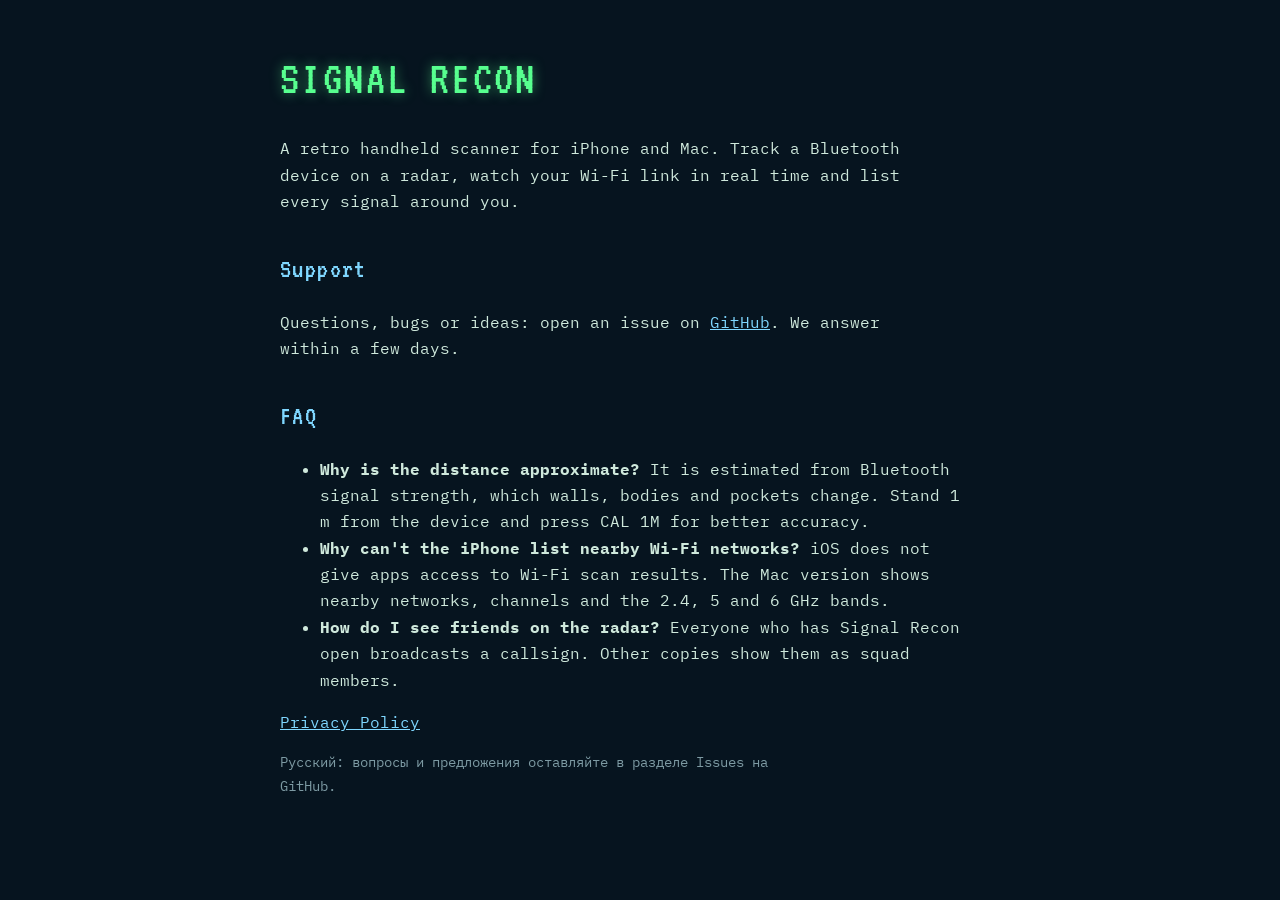
<file: index.html>
<!doctype html><html lang="en"><head><meta charset="utf-8"><meta name="viewport" content="width=device-width,initial-scale=1">
<title>Signal Recon</title><link rel="stylesheet" href="https://fonts.googleapis.com/css2?family=VT323&family=IBM+Plex+Mono:wght@400;600&display=swap"><link rel="stylesheet" href="style.css"></head>
<body><main>
<h1>SIGNAL RECON</h1>
<p>A retro handheld scanner for iPhone and Mac. Track a Bluetooth device on a radar, watch your Wi-Fi link in real time and list every signal around you.</p>
<h2>Support</h2>
<p>Questions, bugs or ideas: open an issue on <a href="https://github.com/dan0nchik/signal-recon-site/issues">GitHub</a>. We answer within a few days.</p>
<h2>FAQ</h2>
<ul>
<li><b>Why is the distance approximate?</b> It is estimated from Bluetooth signal strength, which walls, bodies and pockets change. Stand 1 m from the device and press CAL 1M for better accuracy.</li>
<li><b>Why can't the iPhone list nearby Wi-Fi networks?</b> iOS does not give apps access to Wi-Fi scan results. The Mac version shows nearby networks, channels and the 2.4, 5 and 6 GHz bands.</li>
<li><b>How do I see friends on the radar?</b> Everyone who has Signal Recon open broadcasts a callsign. Other copies show them as squad members.</li>
</ul>
<p><a href="privacy.html">Privacy Policy</a></p>
<p class="muted">Русский: вопросы и предложения оставляйте в разделе Issues на GitHub.</p>
</main></body></html>
</file>
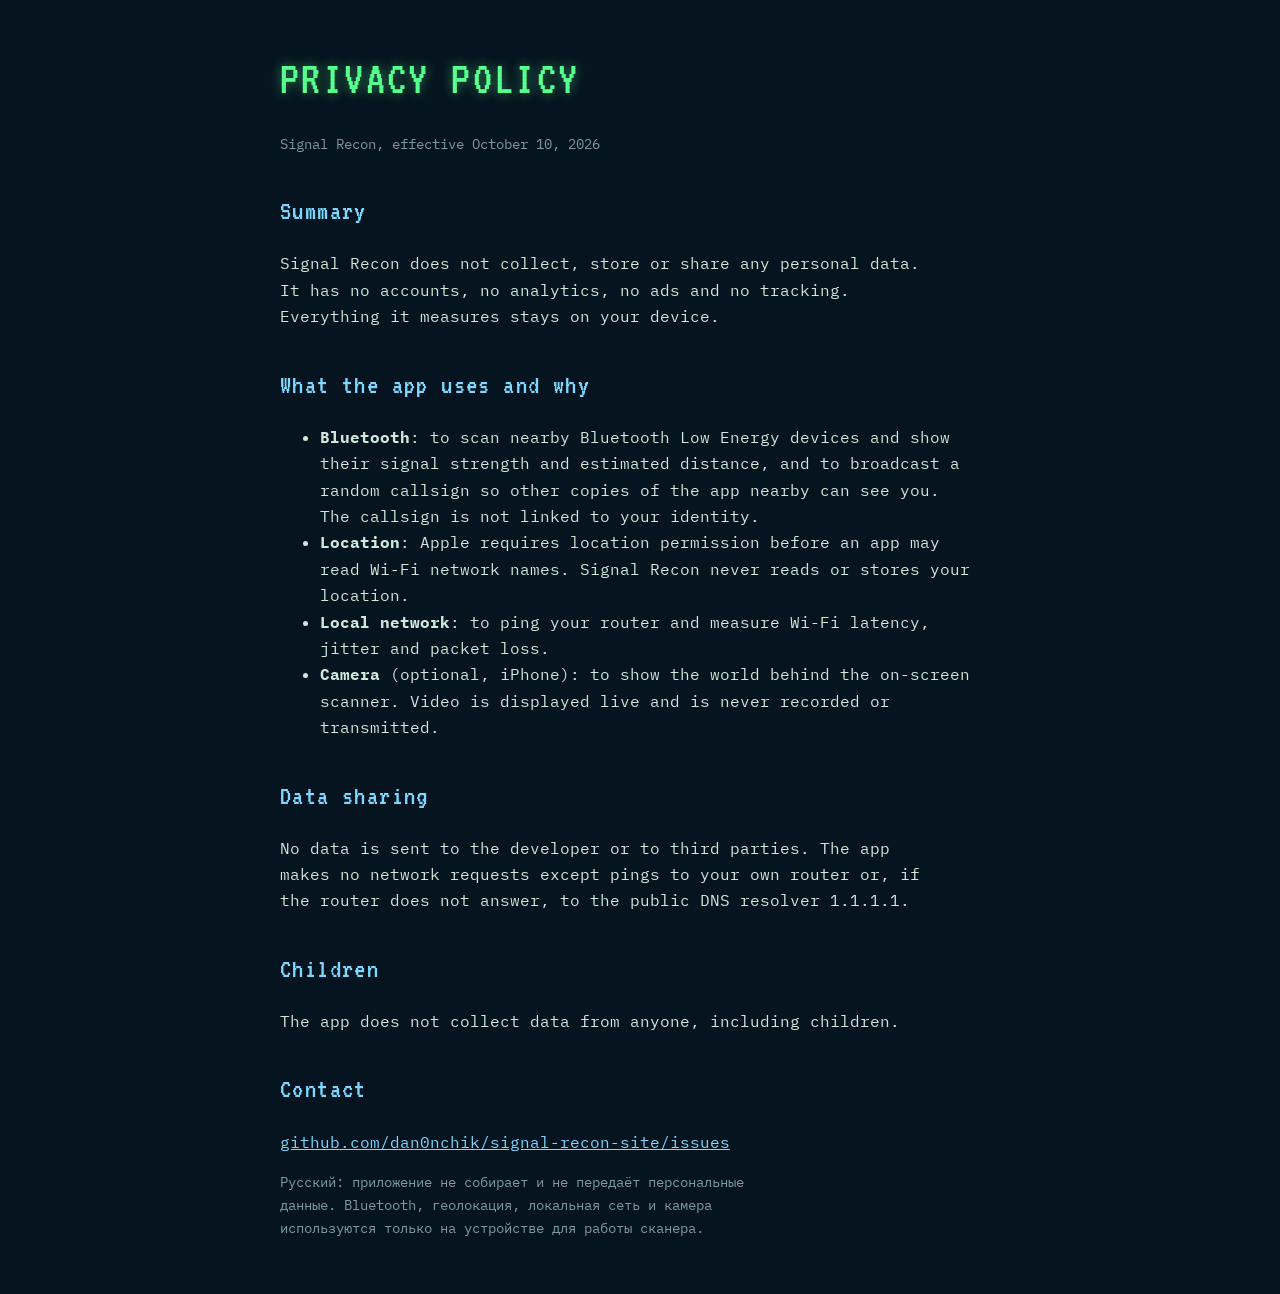
<file: privacy.html>
<!doctype html><html lang="en"><head><meta charset="utf-8"><meta name="viewport" content="width=device-width,initial-scale=1">
<title>Signal Recon Privacy</title><link rel="stylesheet" href="https://fonts.googleapis.com/css2?family=VT323&family=IBM+Plex+Mono:wght@400;600&display=swap"><link rel="stylesheet" href="style.css"></head>
<body><main>
<h1>PRIVACY POLICY</h1>
<p class="muted">Signal Recon, effective October 10, 2026</p>
<h2>Summary</h2>
<p>Signal Recon does not collect, store or share any personal data. It has no accounts, no analytics, no ads and no tracking. Everything it measures stays on your device.</p>
<h2>What the app uses and why</h2>
<ul>
<li><b>Bluetooth</b>: to scan nearby Bluetooth Low Energy devices and show their signal strength and estimated distance, and to broadcast a random callsign so other copies of the app nearby can see you. The callsign is not linked to your identity.</li>
<li><b>Location</b>: Apple requires location permission before an app may read Wi-Fi network names. Signal Recon never reads or stores your location.</li>
<li><b>Local network</b>: to ping your router and measure Wi-Fi latency, jitter and packet loss.</li>
<li><b>Camera</b> (optional, iPhone): to show the world behind the on-screen scanner. Video is displayed live and is never recorded or transmitted.</li>
</ul>
<h2>Data sharing</h2>
<p>No data is sent to the developer or to third parties. The app makes no network requests except pings to your own router or, if the router does not answer, to the public DNS resolver 1.1.1.1.</p>
<h2>Children</h2>
<p>The app does not collect data from anyone, including children.</p>
<h2>Contact</h2>
<p><a href="https://github.com/dan0nchik/signal-recon-site/issues">github.com/dan0nchik/signal-recon-site/issues</a></p>
<p class="muted">Русский: приложение не собирает и не передаёт персональные данные. Bluetooth, геолокация, локальная сеть и камера используются только на устройстве для работы сканера.</p>
</main></body></html>
</file>
<file: style.css>
:root{--bg:#06141f;--fg:#cfe9dc;--phos:#57ff8f;--cyan:#7fd7ff;--muted:#7d9aa3}
*{box-sizing:border-box}body{margin:0;background:var(--bg);color:var(--fg);font:16px/1.65 "IBM Plex Mono",ui-monospace,Menlo,monospace;padding:40px 16px}
main{max-width:720px;margin:0 auto}h1{font-family:"VT323",monospace;font-weight:400;font-size:48px;color:var(--phos);text-shadow:0 0 12px rgba(87,255,143,.5);margin:0 0 8px;letter-spacing:.05em}
h2{font-family:"VT323",monospace;font-weight:400;font-size:28px;color:var(--cyan);margin:32px 0 8px;letter-spacing:.05em}a{color:var(--cyan)}p,li{max-width:65ch}.muted{color:var(--muted);font-size:14px}
</file>
